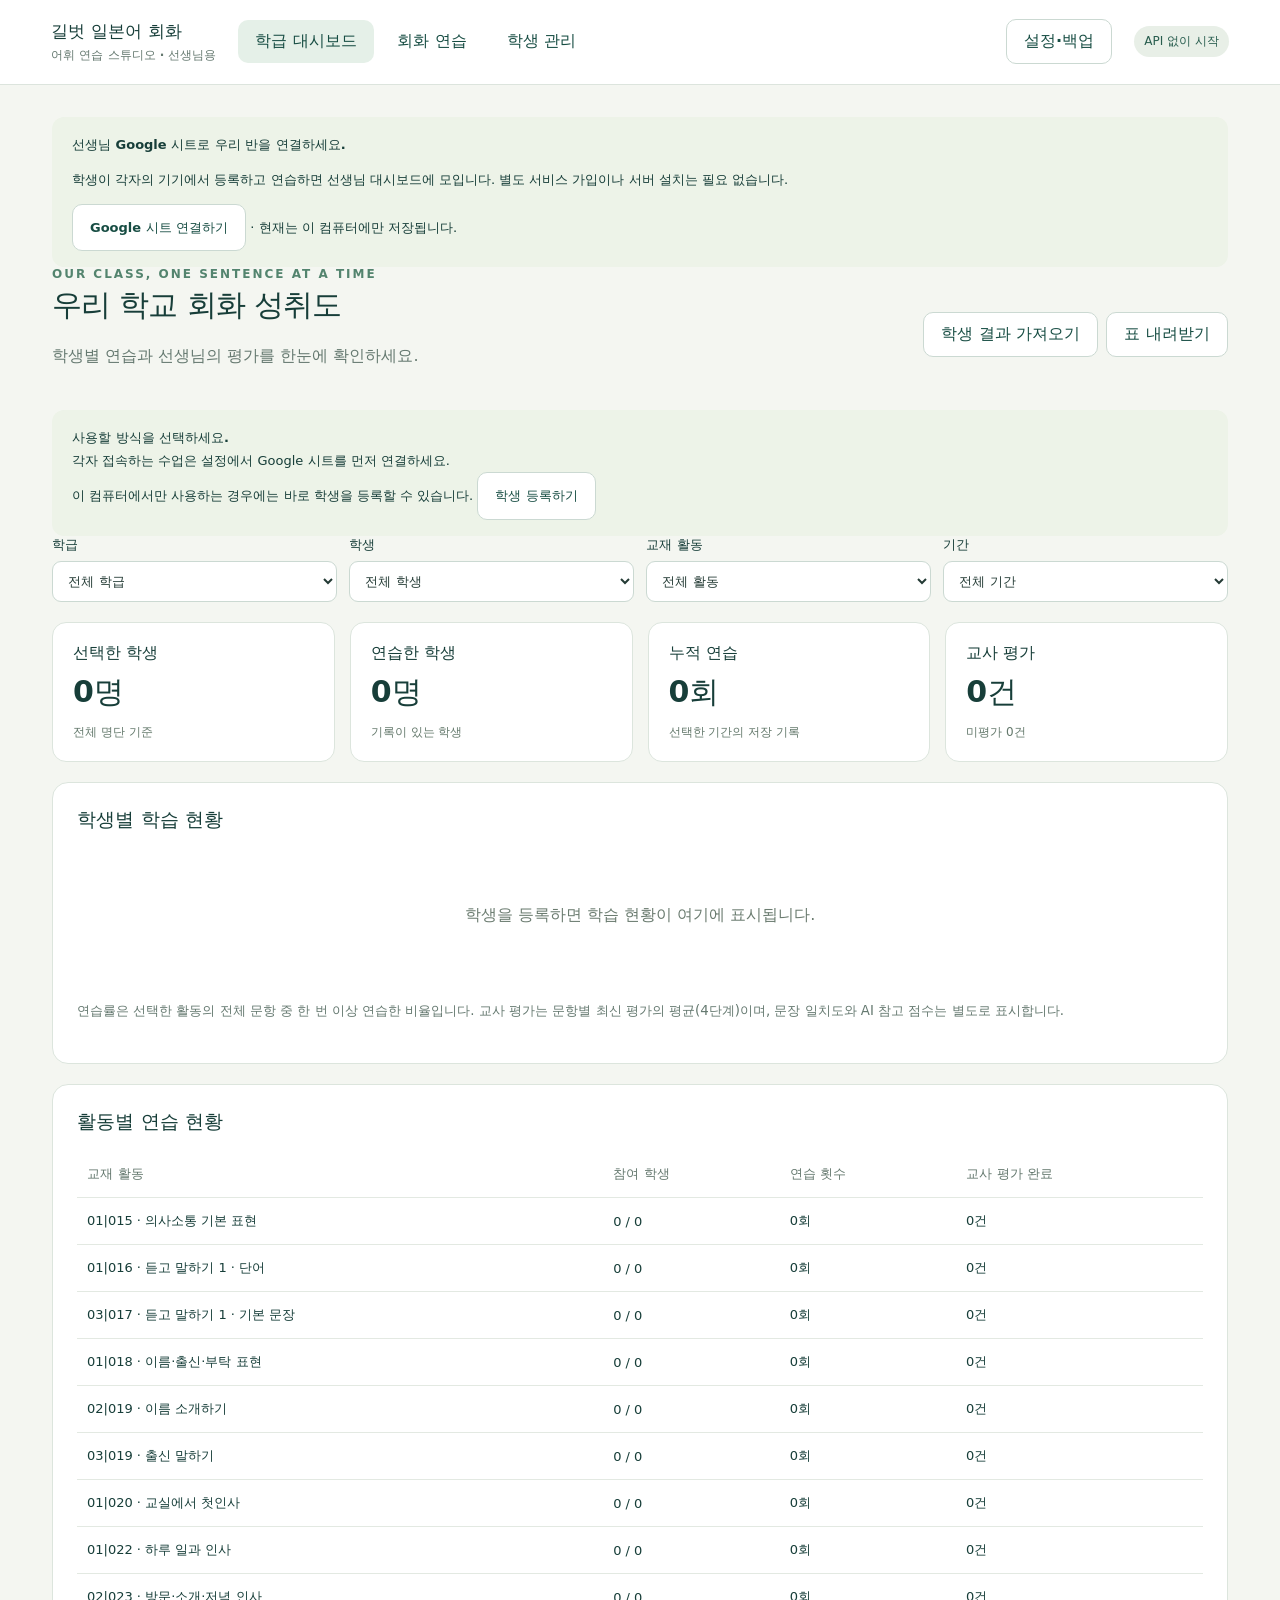
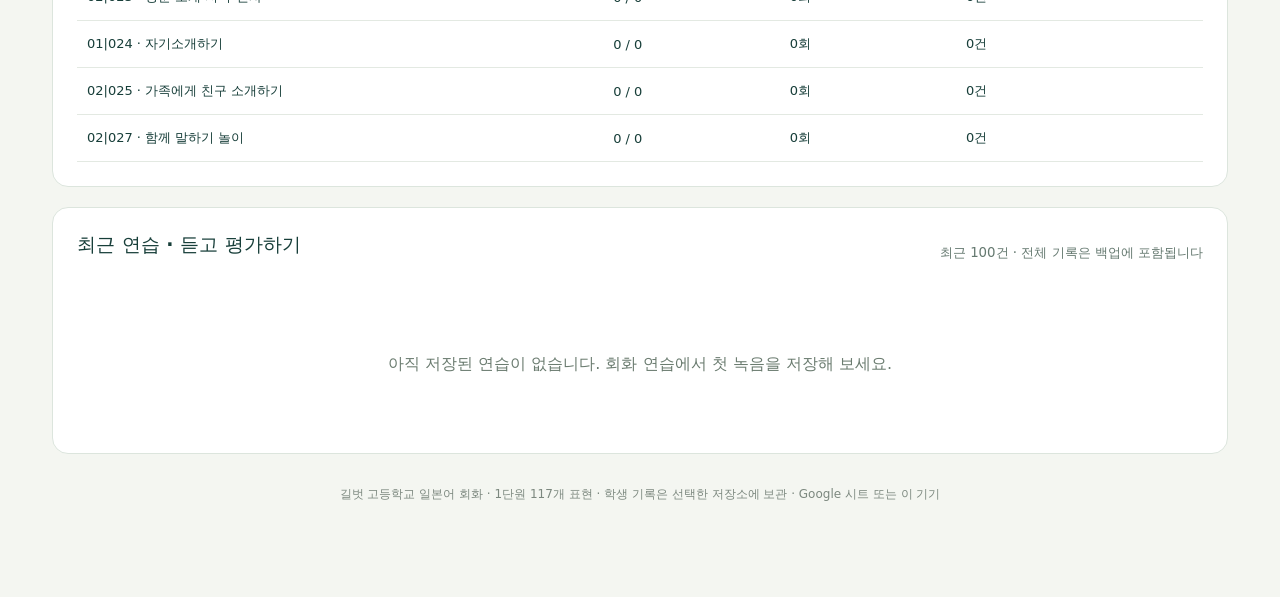
<file: index.html>
<!doctype html><html lang="ko"><head><meta charset="UTF-8"><meta name="viewport" content="width=device-width,initial-scale=1"><meta name="theme-color" content="#18564a"><title>길벗 일본어 회화 어휘 연습 스튜디오</title><link rel="stylesheet" href="./simple/style.css?v=20261026-autoai1"></head><body>
<header class="top"><div class="brand">길벗 일본어 회화<small>어휘 연습 스튜디오 · 선생님 PC용</small></div><nav aria-label="주 메뉴"><button data-view="dashboard" class="active">학급 대시보드</button><button data-view="practice">회화 연습</button><button data-view="students">학생 관리</button></nav><button id="settingsButton">설정·백업</button><span class="tag">API 없이 시작</span></header>
<main><section class="notice" id="sheetWelcome"><b>선생님 Google 시트로 우리 반을 연결하세요.</b><p>학생이 각자의 기기에서 등록하고 연습하면 선생님 대시보드에 모입니다. 별도 서비스 가입이나 서버 설치는 필요 없습니다.</p><button data-go="settings">Google 시트 연결하기</button> <button id="cloudRefresh" hidden>최신 기록 불러오기</button><span id="cloudStatus"> · 현재는 이 컴퓨터에만 저장됩니다.</span></section><div id="studentBanner" class="studentbanner" hidden></div>
<section id="dashboard" class="view"><div class="heading"><div><div class="eyebrow">OUR CLASS, ONE SENTENCE AT A TIME</div><h1 id="schoolTitle">우리 학교 회화 성취도</h1><p class="muted">학생별 연습과 선생님의 평가를 한눈에 확인하세요.</p></div><div class="actions"><button id="receive">학생 결과 가져오기</button><button id="csv">표 내려받기</button></div></div>
<div id="firstHelp" class="notice" hidden><b>사용할 방식을 선택하세요.</b><br>각자 접속하는 수업은 설정에서 Google 시트를 먼저 연결하세요.<br>이 컴퓨터에서만 사용하는 경우에는 바로 학생을 등록할 수 있습니다. <button data-go="students">학생 등록하기</button></div>
<div class="row"><label>학급<select id="dashClass"></select></label><label>학생<select id="dashStudent"></select></label><label>교재 활동<select id="dashActivity"></select></label><label>기간<select id="dashPeriod"><option value="all">전체 기간</option><option value="7">최근 7일</option><option value="30">최근 30일</option></select></label></div>
<div id="stats" class="stats"></div><section class="card"><h2>학생별 학습 현황</h2><div id="studentTable" class="tablewrap"></div><p class="muted"><small>연습률은 선택한 활동의 전체 문항 중 한 번 이상 연습한 비율입니다. 교사 평가는 문항별 최신 평가의 평균(4단계)이며, 문장 일치도와 AI 참고 점수는 별도로 표시합니다.</small></p></section>
<section class="card"><h2>활동별 연습 현황</h2><div id="activityTable" class="tablewrap"></div></section><section class="card"><div class="heading"><h2>최근 연습 · 듣고 평가하기</h2><small>최근 100건 · 전체 기록은 백업에 포함됩니다</small></div><div id="history" class="tablewrap"></div></section></section>
<section id="practice" class="view" hidden><div class="heading"><div><div class="eyebrow">LISTEN · SPEAK · GROW</div><h1>듣고, 말하고, 한 문장씩.</h1><p class="muted">학생 선택 후 녹음하세요. 저장한 결과는 학급 대시보드에 모입니다.</p></div><button id="studentExport">이 학생의 결과 파일 받기</button></div><section class="card row"><label><span id="practiceStudentLabel">연습할 학생</span><select id="practiceStudent"></select></label><label>교재 활동<select id="activity"></select></label></section>
<div class="grid"><section class="card"><h2>오늘의 표현 <span id="lessonCount" class="pill"></span></h2><div id="lessons" class="lessonlist"></div></section><section class="card speak"><span id="context" class="pill"></span><div id="japanese" class="japanese" lang="ja"></div><div id="reading" class="reading" lang="ja"></div><p id="meaning" class="meaning"></p><div id="nameEditor" hidden><label>일본어로 내 이름<input id="personalName" maxlength="40" value="キム・ジウ"></label><button id="applyName">이름 적용</button></div><div class="actions"><button id="listen">▷ 교재 원음 듣기</button><label class="inline">속도<select id="speed"><option value="1">보통</option><option value=".75">느리게</option></select></label></div><p><small id="tip"></small></p>
<div class="notice" id="autoAiNotice" hidden><b>녹음 후 자동으로 발음 피드백을 받아요.</b><label class="inline"><input id="autoAiConsent" type="checkbox"> 내 녹음과 목표 문장을 Google Gemini로 보내 평가받는 데 동의합니다.</label><small>동의하지 않아도 녹음과 저장은 가능합니다. 결과는 학습용 참고 평가입니다.</small></div><div class="recorder"><div id="timer">00:00</div><p id="recordStatus" role="status">학생을 선택하고 녹음해 주세요.</p><button id="record" class="primary">● 녹음 시작</button><p><small><span id="audioStorageNotice">최대 30초 · 저장할 때 녹음도 이 컴퓨터에 보관합니다.</span></small></p></div>
<p id="recognitionNotice" class="muted" hidden><small>선생님 설정에 따라 녹음 중 음성이 브라우저의 문장 인식 서비스로 전송됩니다.</small></p>
<div id="attemptPanel" hidden><audio id="playback" controls></audio><div id="result" class="feedback"></div><label>스스로 느끼는 자신감<select id="selfRating"><option value="1">다시 연습할래요</option><option value="2" selected>조금 익숙해요</option><option value="3">자신 있게 말해요</option></select></label><div class="actions"><button id="save" class="primary">이 학생의 연습 기록 저장</button><button id="checkAutoResult" hidden>평가 결과 확인</button><button id="aiAttempt">선택 · Gemini 피드백</button></div><p id="attemptApiHelp"><small>AI를 사용하지 않아도 저장할 수 있습니다.</small></p></div></section></div></section>
<section id="students" class="view" hidden><div class="heading"><div><div class="eyebrow">YOUR CLASSROOM</div><h1>우리 반 학생 등록</h1><p class="muted">학교·학급과 명단을 입력하면 준비가 끝납니다.</p></div></div><section class="card"><label>학교 이름<input id="schoolName" maxlength="100" placeholder="예: 길벗고등학교"></label><div class="actions"><button id="saveSchool">학교 이름 저장</button></div></section><section class="card" id="inviteCard" hidden><h2>학생 초대 주소 공유</h2><p>학생이 주소를 열고 번호·이름을 입력하면 이 시트의 명단에 등록됩니다. 이미 등록한 학생은 학급·번호·비밀번호로 다시 들어올 수 있습니다.</p><label>학급 이름<input id="inviteClass" maxlength="60" placeholder="예: 1학년 3반"></label><button id="makeInvite" class="primary">초대 주소 만들기 / 갱신</button><label>학생에게 보낼 주소<textarea id="inviteLink" readonly rows="3"></textarea></label><p>초대 주소는 7일간 유효합니다. 같은 학급 주소를 갱신하면 이전 주소의 신규 등록이 중단됩니다. 기존 학생의 비밀번호는 계속 사용할 수 있습니다.</p></section><section class="card" id="studentDirectoryPanel" hidden><h2>Google 시트에서 학생 명단 보기</h2><p>새 <b>길벗_학생명단</b> 탭에 학생 ID·이름·비밀번호 상태·학급·번호·접속 상태를 열로 정리합니다. 예: 1학년 3반 12번 → <b>10312</b></p><p><a id="studentDirectoryLink" target="_blank" rel="noopener noreferrer" hidden>Google 학생 명단 열기</a></p><p id="studentDirectoryNotice" role="status"></p><small>자동 갱신되는 조회용 표입니다. 비밀번호 원문은 표시하지 않으며, 변경은 이 화면의 비밀번호 재설정을 이용하세요. 기존 JC_ 시트는 기록 보존을 위해 그대로 둡니다.</small></section><section class="card" id="localEnrollment"><h2>이 컴퓨터에서 학생이 직접 등록하기</h2><p>선생님이 아래 버튼을 눌러 이 컴퓨터의 화면을 학생에게 보여 주세요. 학생은 학급·번호·이름을 직접 입력할 수 있습니다.</p><button id="openEnrollment" class="primary">학생 등록 화면 열기</button><p><small>등록 내용은 이 컴퓨터의 명단에 저장됩니다. 다른 기기에 주소만 공유하면 이 명단으로 자동 수집되지는 않습니다.</small></p></section><section class="card" id="localBulk"><h2>선생님이 명단 한 번에 등록하기</h2><label>학급<input id="newClass" maxlength="60" placeholder="예: 1학년 3반"></label><label style="margin-top:15px">한 줄에 번호, 이름 (엑셀에서 두 열을 복사해도 됩니다)<textarea id="roster" rows="5" placeholder="1, 김하나&#10;2, 이다은&#10;3, 박지우"></textarea></label><div class="actions"><button id="addStudents" class="primary">학생 등록</button><button data-go="practice">회화 연습으로</button></div><p id="rosterStatus" role="status"></p></section><section class="card"><h2>등록한 학생</h2><div id="rosterTable" class="tablewrap"></div></section><section class="notice" id="localFiles"><b>연결 없이 학생용 파일로 연습하기</b><br>학생 옆의 ‘학생용 파일’을 전달하면 그 학생의 정보와 교재가 들어 있는 파일이 만들어집니다. 학생이 연습 후 ‘결과 파일 받기’로 제출한 파일을 대시보드에서 가져오세요. 자동 네트워크 수집이나 로그인 기능은 없습니다.</section></section>
<section id="settings" class="view" hidden><div class="heading"><div><div class="eyebrow">SIMPLE BY DEFAULT</div><h1>설정과 안전한 보관</h1><p class="muted">필수 연결 설정은 없습니다. 필요할 때만 이용하세요.</p></div></div>
<section class="card" id="studentSettings" hidden><h2>나의 정보</h2><p id="studentInfo"></p><p id="studentStorageInfo"></p><div class="actions"><button id="myRefresh">내 기록·피드백 새로 불러오기</button><button id="myBackup">내 기록 사본 받기</button><button id="myExit">접속 종료</button></div><p id="myBackupNote" class="muted"></p><h2>녹음이 안 될 때</h2><p>Chrome 또는 Edge에서 마이크 사용을 허용하고, 기기에 마이크가 연결되어 있는지 확인하세요. 녹음은 최대 30초이며, 녹음 후 저장 버튼을 눌러야 기록됩니다.</p><p>문장 인식과 평가 방식은 선생님이 설정합니다. 비밀번호를 잊었다면 선생님께 재설정을 요청하세요. 공용 기기에서는 사용 후 접속 종료를 누르세요.</p></section><section class="card" id="sheetConnect"><h2>Google 시트 연결 · 처음 한 번</h2><p>선생님의 비공개 Google 시트에 학생 계정과 학습 기록, 녹음을 저장합니다. Google의 Apps Script를 연결 통로로 사용합니다.</p><details><summary>처음 연결하는 순서 보기</summary><ol><li>새 Google 시트를 만들고 <b>확장 프로그램 → Apps Script</b>를 여세요.</li><li>아래 ‘연결 코드 파일 받기’를 눌러 받은 파일을 메모장에서 열고, 내용을 Apps Script의 Code.gs에 붙여 넣어 저장하세요.</li><li>위쪽 함수 목록에서 <b>initializeClassroom → 실행</b>을 선택하고 본인 계정으로 권한을 허용하세요. 시트 화면에 표시되는 <b>교사 연결 코드</b>를 복사하세요. 다시 실행해도 기존 자료는 유지됩니다.</li><li><b>배포 → 새 배포 → 웹 앱</b>에서 실행 사용자는 <b>나</b>, 액세스 권한은 <b>모든 사용자</b>로 설정하세요. 배포된 /exec 주소를 아래에 입력하세요.</li><li>연결한 뒤 학생 관리에서 학급 초대 주소를 만드세요. 학생에게는 초대 주소만 전달하세요.</li></ol><p>시트 공유 설정은 비공개로 유지하세요. 교사 코드는 비밀번호와 같으므로 학생에게 전달하지 마세요. 학교 계정에서 ‘모든 사용자’ 배포를 허용하지 않으면 학교 관리자에게 문의해야 합니다.</p><p>이전 버전 표는 유지하고 JC_로 시작하는 새 표를 만듭니다. 시트당 학생 500명·연습 5,000건, 학생당 하루 50건까지 저장합니다. Google 사용량 한도가 먼저 적용될 수도 있습니다.</p><button id="getSheetScript">연결 코드 파일 받기</button></details><details><summary>기존 Google 연결 업데이트 (자동 음성 평가 포함)</summary><p>위에서 최신 연결 코드 파일을 받아 기존 Apps Script의 Code.gs 내용을 교체하고 저장하세요. 배포 → 배포 관리 → 수정(연필) → 새 버전 → 배포를 선택하세요. 기존 배포 주소와 교사 코드를 그대로 사용합니다. 학생 명단과 학습 기록은 유지됩니다. 프로그램에서 다시 연결하거나 최신 기록을 불러오면 새 ‘길벗_학생명단’ 탭이 자동 생성됩니다.</p><p>기존 학생은 초대 주소의 ‘비밀번호 처음 설정 / 재설정’에서 예전 개인 접속 코드로 비밀번호를 한 번 설정합니다. 코드를 잊었다면 학생 관리에서 비밀번호 재설정을 눌러 주세요. 재설정 코드는 24시간 유효하며 한 번만 사용할 수 있습니다.</p></details><label>Google 연결 주소<input id="sheetEndpoint" type="url" placeholder="https://script.google.com/macros/s/…/exec"></label><label>교사 연결 코드<input id="sheetTeacherCode" type="password" autocomplete="off" placeholder="초기 설정 때 시트에 표시된 코드"></label><div class="actions"><button id="sheetLogin" class="primary">내 Google 시트 연결</button><button id="sheetLogout" hidden>연결 종료</button></div><p id="sheetStatus" role="status">연결하지 않아도 이 컴퓨터에서 사용할 수 있습니다. 다른 기기의 기록을 모으려면 연결하세요.</p><small>교사 코드는 이 창의 메모리에서만 사용합니다. 다음 실행 시 다시 입력하세요. 학생 기록은 GitHub에 저장하지 않습니다.</small></section><section class="card"><h2>내 컴퓨터에서 실행하기</h2><p>교재와 원음이 들어 있는 HTML 파일 하나를 받습니다. 파일을 Chrome 또는 Edge로 열면 서버 설치 없이 사용할 수 있습니다.</p><button id="downloadApp" class="primary">PC용 실행 파일 받기 (.html)</button><p><small>현재 명단·기록도 포함합니다. 학생에게는 학생 관리의 ‘학생용 파일’을 전달하세요. 인터넷 없이 원음 듣기·녹음·교사 평가·대시보드를 이용할 수 있습니다. Google 시트 연결·자동 문장 인식·Gemini는 인터넷을 사용합니다. 시트 연결 중 받는 실행 파일은 학생 정보가 없는 새 선생님용 파일입니다.</small></p><p id="downloadStatus" role="status"></p></section>
<section class="card"><h2>학급 기록 백업</h2><p>기록과 녹음은 현재 브라우저의 저장 공간에 보관됩니다. 다른 컴퓨터·브라우저로 옮기거나 브라우저 데이터를 지우기 전에 백업하세요. 파일 이름과 위치를 유지해 사용하는 것이 좋습니다.</p><div class="actions"><button id="backup">전체 백업 파일 받기</button><button id="restore">백업에서 복원</button></div><p><small>백업에는 학생 명단과 녹음이 들어 있으므로 선생님이 보관하세요. Google 시트 연결 중에는 학급 기록을 시트에 저장합니다. 시트의 녹음은 화면에서 열 때 불러오므로 아래 백업 파일에는 아직 불러오지 않은 녹음이 포함되지 않습니다. 시트 전체 보관은 Google 시트의 사본 만들기를 이용하세요. 학생 기록을 GitHub에 보내지 않습니다. 이전 버전의 Google 시트 기록은 자동 이전되지 않습니다.</small></p></section>
<section class="card" id="recognitionSettings"><h2>학생 연습 · 자동 문장 인식</h2><label class="inline"><input id="recognize" type="checkbox"> 녹음할 때 일본어 문장을 자동으로 인식하기</label><p class="muted">선생님이 켜면 학생은 별도로 선택하지 않아도 녹음할 때 문장 인식이 함께 실행됩니다. 끄면 녹음과 교사 평가만 사용합니다.</p><p><small>개인 API 키는 필요하지 않지만 인터넷과 지원 브라우저가 필요합니다. 음성이 브라우저 제공업체에 전송될 수 있습니다. 문장 일치도는 발음·억양 정확도가 아니며 한자·가나 표기에 영향을 받습니다. 인식 실패 시 미평가로 남기고 녹음은 저장할 수 있습니다.</small></p><p id="recognitionSettingStatus" role="status"></p><p><small>Google 시트 연결 중에는 설정이 시트에 저장되어 학생이 다음 녹음을 시작할 때 적용됩니다. 연결하지 않으면 설정은 이 컴퓨터에 저장되고 새로 만드는 학생용 파일에도 포함됩니다. 이미 전달한 학생용 파일에 변경하려면 파일을 새로 만들어 전달하세요.</small></p></section><section class="card" id="autoAiSettings" hidden><h2>학생 녹음 · 자동 음성 평가</h2><p>Google 시트에 연결한 학생이 녹음을 마치면 자동으로 평가하고 피드백을 표시합니다. 결과는 학생이 저장할 때 학습 기록에 함께 남습니다.</p><label>선생님의 Gemini API 키<input id="autoAiKey" type="password" autocomplete="off" placeholder="학생에게 공유하지 마세요"></label><label>음성 평가 모델<input id="autoAiModel" value="gemini-3.8-flash" maxlength="100"></label><label>이 시트의 하루 평가 한도<input id="autoAiLimit" type="number" min="1" max="500" value="100"></label><label class="inline"><input id="autoAiCostConsent" type="checkbox"> 학생 음성과 목표 문장이 Google로 전송되며, 제 API 계정에 사용료가 발생할 수 있음을 확인했습니다.</label><div class="actions"><button id="enableAutoAi" class="primary">키 저장하고 자동 평가 켜기</button><button id="disableAutoAi">자동 평가 끄고 키 삭제</button></div><p id="autoAiStatus" role="status"></p><small>키는 선생님 Apps Script의 설정에만 보관하며 학생에게 전달하지 않습니다. 학생별 하루 15회, 시트별 설정한 횟수까지 요청합니다. 실패한 요청도 한도에 포함합니다. 실제 API 사용량 한도가 먼저 적용될 수 있습니다.</small></section><section class="card" id="apiSettings"><h2>선택 · Gemini로 음성을 듣고 피드백 받기</h2><p>기본 기능에는 필요하지 않습니다. 더 자세한 음성 피드백을 원할 때 선생님의 키만 입력하세요. 별도의 Google 시트나 Apps Script는 필요하지 않습니다.</p><label>Gemini API 키<input id="apiKey" type="password" autocomplete="off" placeholder="이 창을 닫으면 지워집니다"></label><details><summary>모델 설정</summary><label>음성 입력을 지원하는 모델 ID<input id="apiModel" value="gemini-3.8-flash" maxlength="100"></label></details><div class="actions"><button id="connectApi">이번 실행에서 사용</button><button id="disconnectApi">키 지우기</button></div><p id="apiStatus" role="status">API 연결 없이 사용 중</p><p><small>키는 이 창의 메모리에만 두며 파일·백업에 넣지 않습니다. AI 버튼을 누를 때 녹음과 목표 문장만 Google로 보내고, 학생 이름·학급은 보내지 않습니다. 문장에 직접 말한 이름은 음성에 포함됩니다. 사용료는 선생님 API 계정에 발생할 수 있습니다. AI 점수는 학습용 참고이며 공식 성적이 아닙니다.</small></p></section>
<section class="notice"><b>처음 사용하는 순서</b><br>① 학생 관리에서 명단 등록<br>② 회화 연습에서 학생과 활동 선택 → 듣기 → 녹음 → 저장<br>③ 학급 대시보드에서 녹음을 듣고 4단계 평가<br>④ 수업 후 전체 백업 파일 보관<br><br>API 없이 제공하는 자동 값은 문장 일치도입니다. 정밀한 음소·억양 자동 채점 기능은 아닙니다. 교사 평가와 AI 참고 점수를 서로 구분해 표시합니다.</section></section>
<p class="footer">길벗 고등학교 일본어 회화 · 1단원 117개 표현 · 학생 기록은 선택한 저장소에 보관 · Google 시트 또는 이 기기</p></main>
<dialog id="sheetStudentDialog"><h2>우리 반 회화 연습</h2><p>학급·번호·비밀번호로 내 학습을 이어 가세요.</p><label>학급<input id="loginClass" maxlength="60" autocomplete="off" placeholder="예: 1학년 3반"></label><label>번호<input id="loginNumber" inputmode="numeric" maxlength="4" autocomplete="username"></label><label>비밀번호<input id="loginPassword" type="password" minlength="8" maxlength="128" autocomplete="current-password"></label><button id="studentLogin" class="primary">내 학습 시작</button><label class="inline"><input id="rememberStudent" type="checkbox"> 이 기기에서 로그인 기억하기 (30일)</label><p><small>내 기기에서만 선택하세요. 공용 컴퓨터에서는 선택하지 말고 사용 후 접속을 종료하세요. 다른 기기에서 로그인하면 이전 기기의 자동 접속이 해제됩니다.</small></p>
<details><summary>처음 왔어요 · 학생 등록</summary><p>초대받은 학급에 등록됩니다. 비밀번호는 8자 이상으로 정하세요.</p><label>번호<input id="joinNumber" inputmode="numeric" maxlength="4"></label><label>이름<input id="joinName" maxlength="60" autocomplete="off"></label><label>새 비밀번호<input id="joinPassword" type="password" minlength="8" maxlength="128" autocomplete="new-password"></label><label>새 비밀번호 확인<input id="joinPasswordConfirm" type="password" minlength="8" maxlength="128" autocomplete="new-password"></label><p><small>등록 정보와 저장한 학습 결과·녹음은 선생님의 Google 시트에 전달됩니다.</small></p><label class="inline"><input id="joinConsent" type="checkbox"> 위 내용을 확인했으며 이 학급의 학생입니다.</label><button id="joinClass" class="primary">등록하고 시작</button></details>
<details><summary>비밀번호 처음 설정 / 재설정</summary><p>기존 학생은 예전 개인 접속 코드로 한 번만 비밀번호를 설정하세요. 코드를 잊었거나 비밀번호 재설정이 필요하면 선생님께 재설정 코드를 받으세요.</p><label>학급<input id="resetClass" maxlength="60"></label><label>번호<input id="resetNumber" inputmode="numeric" maxlength="4"></label><label>예전 접속 코드 또는 선생님이 준 재설정 코드<input id="resetCode" type="password" autocomplete="off" maxlength="100"></label><label>새 비밀번호<input id="resetPassword" type="password" minlength="8" maxlength="128" autocomplete="new-password"></label><label>새 비밀번호 확인<input id="resetPasswordConfirm" type="password" minlength="8" maxlength="128" autocomplete="new-password"></label><button id="setStudentPassword">비밀번호 설정하고 시작</button></details><p id="joinStatus" role="status" aria-live="polite"></p></dialog>
<dialog id="sheetCodeDialog"><h2>비밀번호 재설정 코드</h2><p>이 코드를 해당 학생에게만 전달하세요. 학생은 초대 주소의 ‘비밀번호 처음 설정 / 재설정’에서 새 비밀번호를 정할 수 있습니다. 24시간 안에 한 번만 사용할 수 있습니다.</p><textarea id="issuedCode" readonly rows="3"></textarea><button id="closeCode">확인</button></dialog>
<dialog id="enrollDialog" aria-labelledby="enrollTitle"><div class="eyebrow">WELCOME TO OUR CLASS</div><h2 id="enrollTitle">학생 직접 등록</h2><p id="enrollSchool" class="muted"></p><p>학급과 번호, 이름을 입력해 주세요.<br>다른 학생의 명단은 이 화면에 표시하지 않습니다.</p><form id="enrollForm"><div class="rubric"><label for="enrollClass">학급<input id="enrollClass" list="enrollClasses" maxlength="60" placeholder="예: 1학년 3반" required autocomplete="off"></label><datalist id="enrollClasses"></datalist><label for="enrollNumber">번호<input id="enrollNumber" inputmode="numeric" maxlength="4" placeholder="예: 12" required autocomplete="off"></label><label for="enrollName">이름<input id="enrollName" maxlength="60" placeholder="본인의 이름" required autocomplete="off"></label></div><p><small>입력한 정보와 이후 저장하는 연습 기록은 이 컴퓨터에서 선생님이 관리합니다.</small></p><div class="actions"><button type="submit" id="enrollPractice" class="primary" value="practice">등록하고 연습 시작</button><button type="submit" id="enrollOnly" value="only">등록만 하기</button></div></form><p id="enrollStatus" role="status" aria-live="polite"></p><div class="actions"><button id="nextEnrollment" hidden>다음 학생 등록</button><button id="closeEnrollment">교사 화면으로 돌아가기</button></div></dialog><dialog id="reviewDialog"><h2 id="reviewTitle">녹음 듣고 평가</h2><p id="reviewText" lang="ja"></p><audio id="reviewAudio" controls></audio><p id="reviewSummary" class="muted"></p><div id="rubricForm" class="rubric"><label>발음의 명료성<select id="clarity"></select></label><label>문장 흐름·유창성<select id="fluency"></select></label><label>의미 전달<select id="communication"></select></label><label>선생님 피드백<textarea id="teacherNote" rows="3" maxlength="1000"></textarea></label><div class="actions"><button id="saveAssessment" class="primary">교사 평가 저장</button><button id="aiReview">선택 · Gemini 피드백</button></div></div><p id="reviewAi" class="notice" hidden></p><div class="actions"><button id="closeReview">닫기</button></div></dialog>
<dialog id="importDialog"><h2 id="importTitle">기록 확인</h2><p id="importInfo"></p><div class="actions"><button id="confirmImport" class="primary">확인하고 가져오기</button><button id="cancelImport">취소</button></div></dialog><input id="fileInput" type="file" accept=".json,application/json" hidden><div id="toast" role="status" hidden></div><script src="./simple/core.js?v=20261026-autoai1"></script><script src="./simple/app.js?v=20261026-autoai1"></script></body></html>
</file>
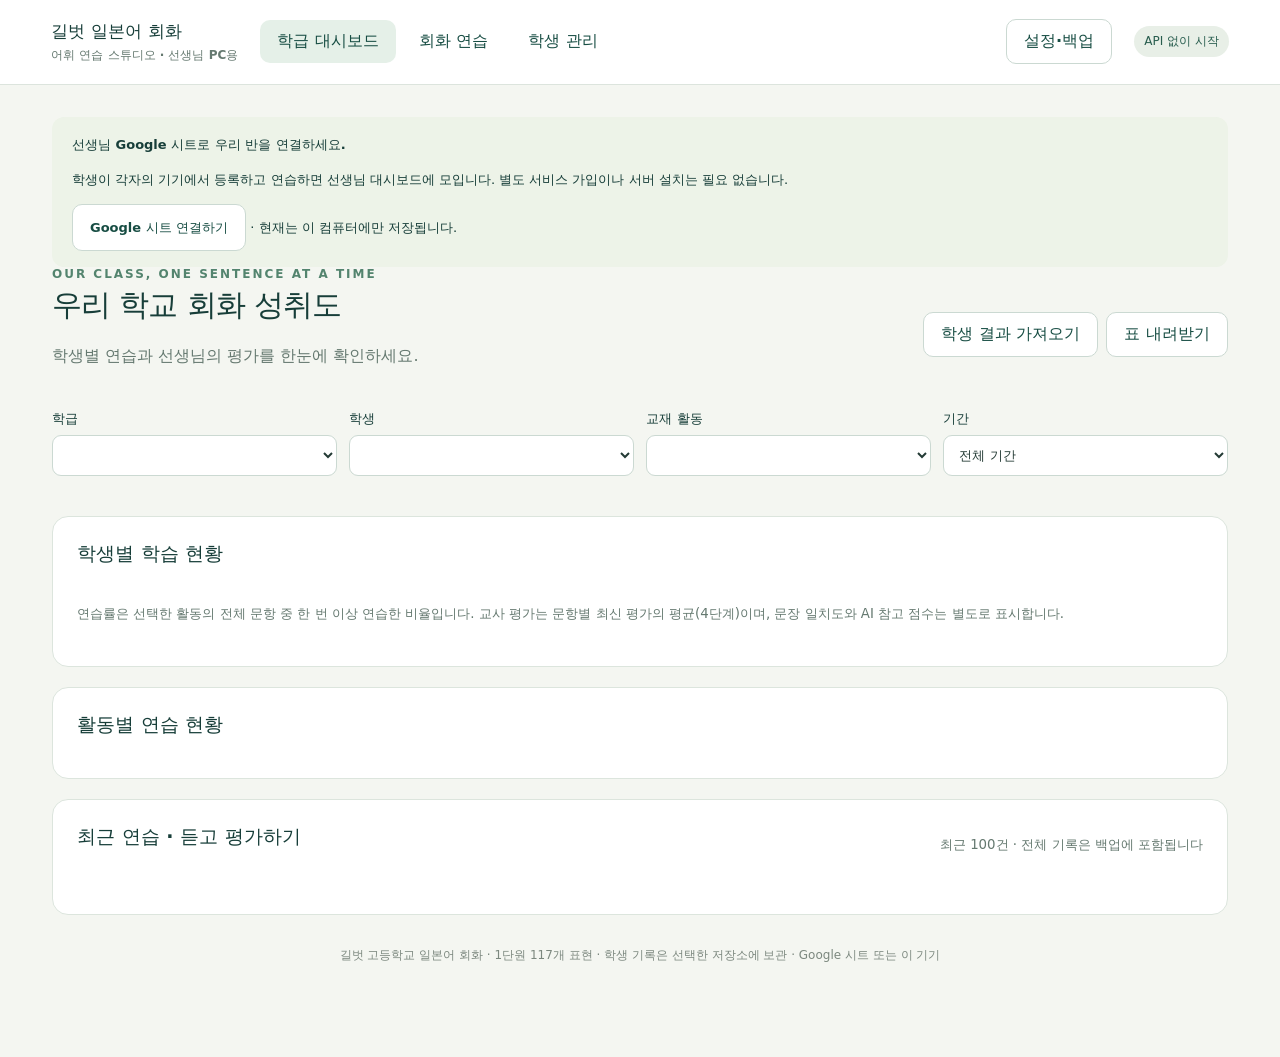
<file: studio/index.html>
<!doctype html><html lang="ko"><head><meta charset="UTF-8"><meta name="viewport" content="width=device-width,initial-scale=1"><meta http-equiv="refresh" content="0;url=../"><title>ことば 랩으로 이동</title></head><body><p><a href="../">녹음·학습 대시보드 열기</a></p></body></html>
</file>
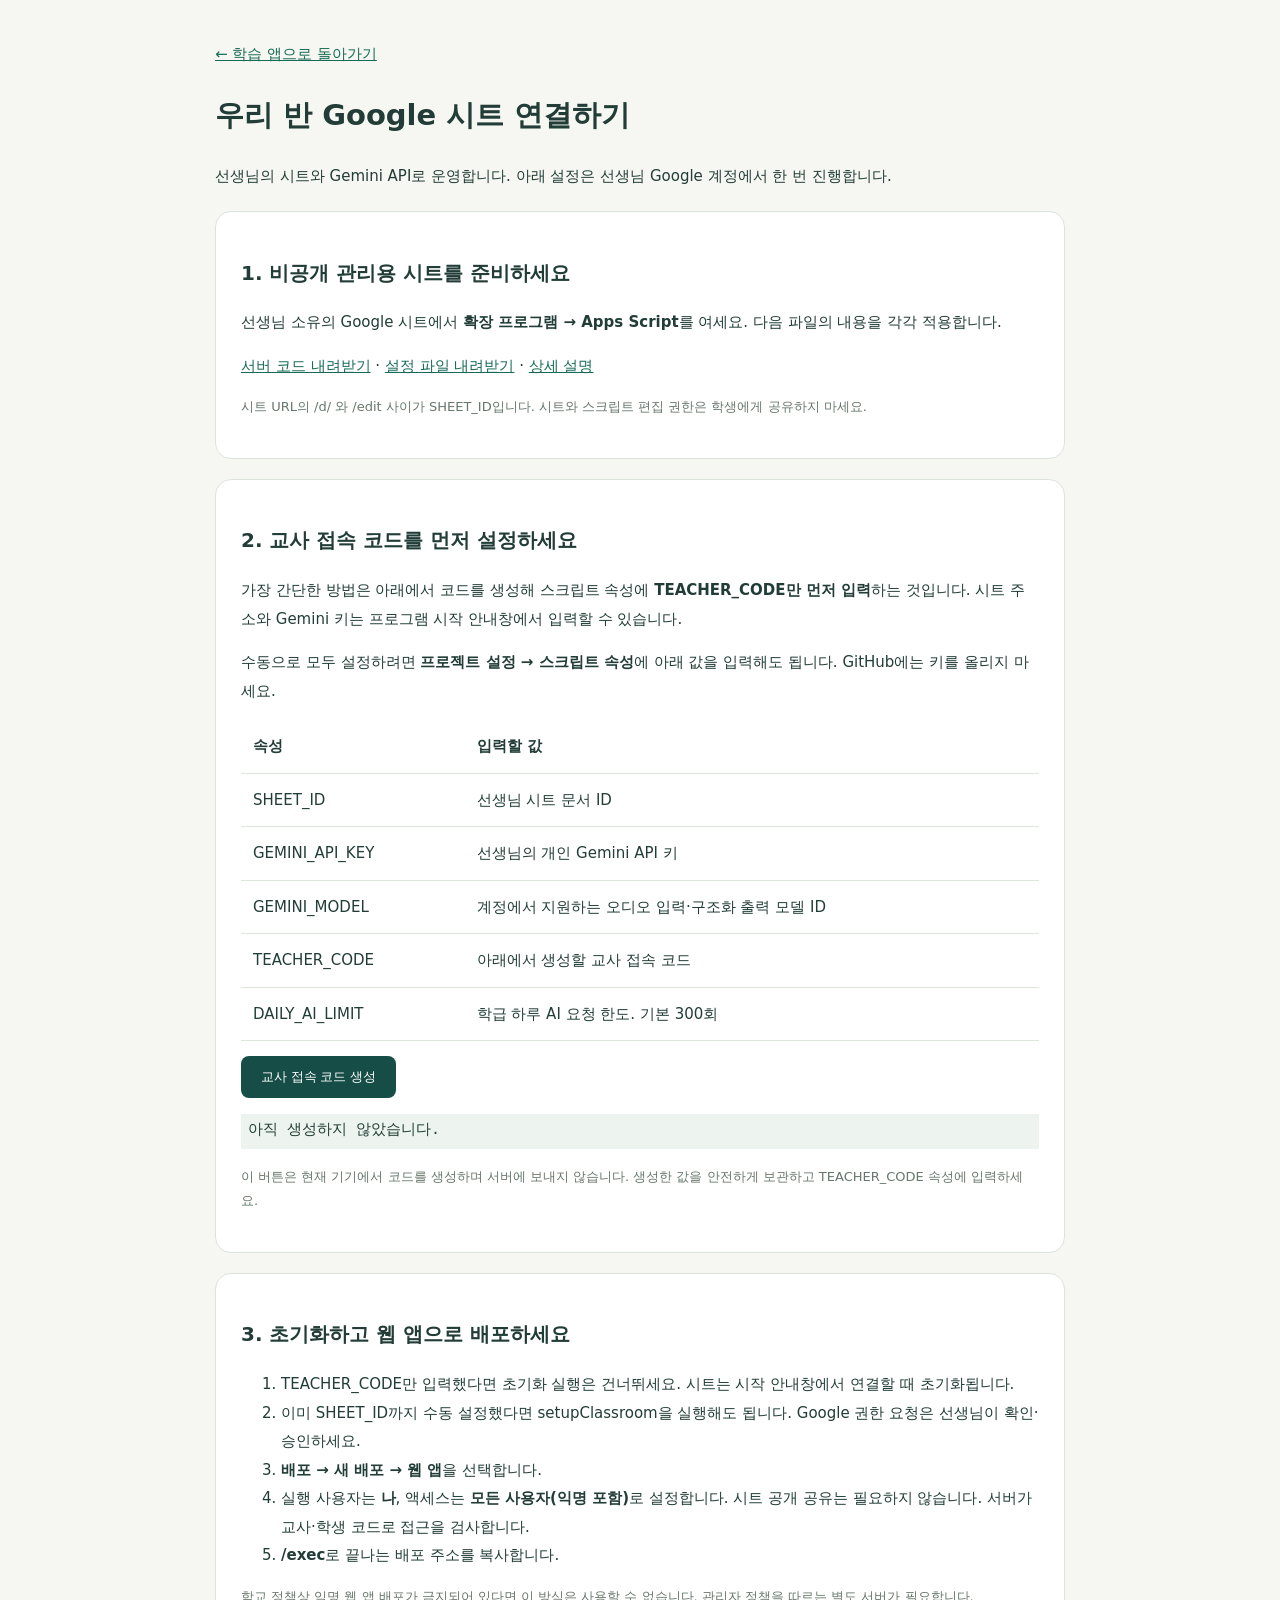
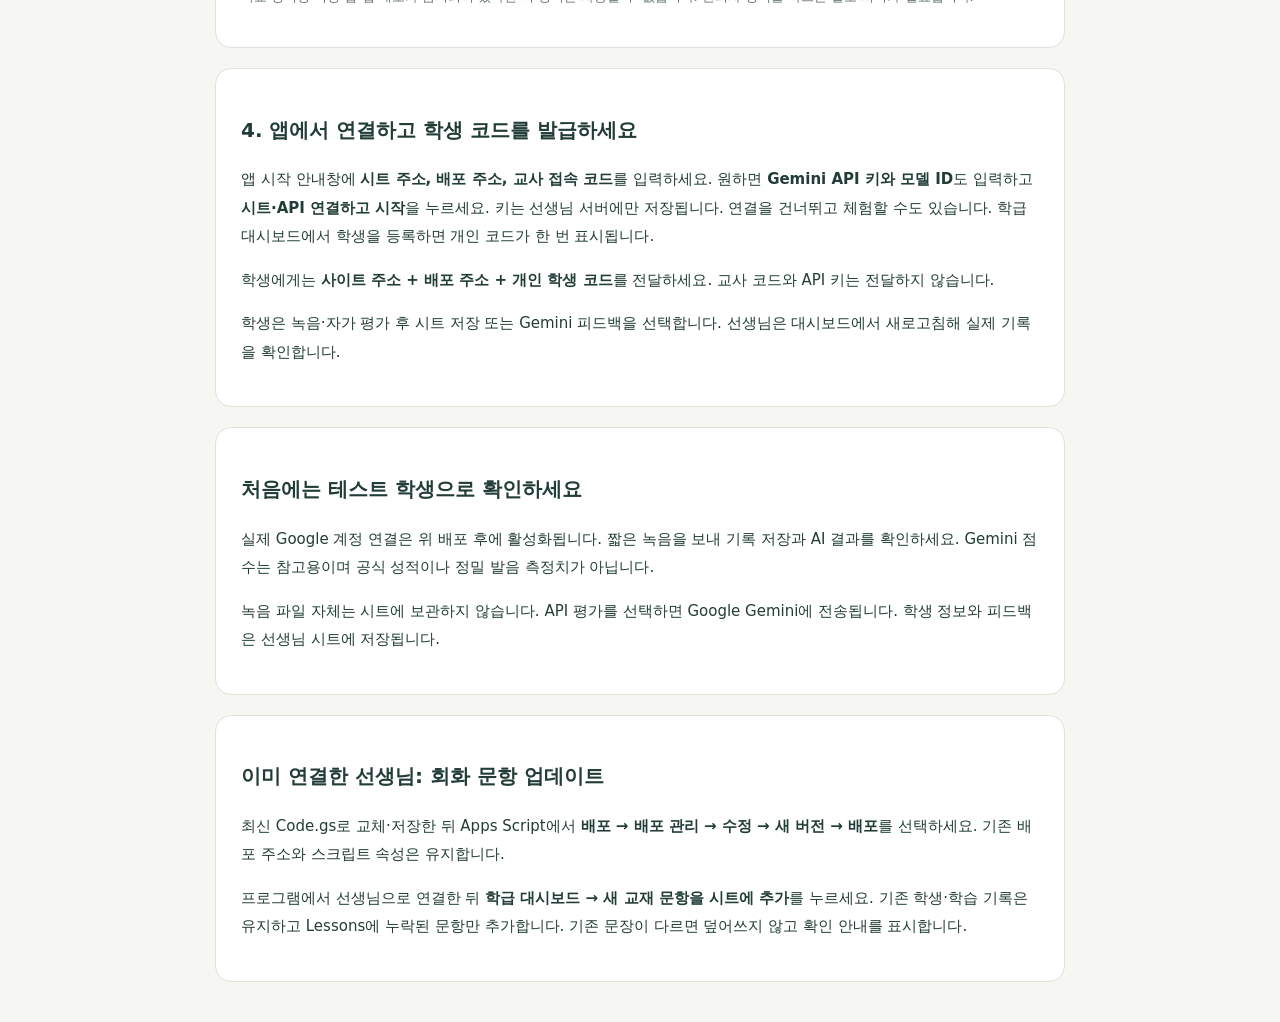
<file: google-apps-script/setup.html>
<!doctype html><html lang="ko"><head><meta charset="utf-8"><meta name="viewport" content="width=device-width,initial-scale=1"><title>선생님 연결 안내 · ことば 랩</title><style>body{max-width:850px;margin:40px auto;padding:0 22px;font:15px/1.9 system-ui,sans-serif;color:#223d37;background:#f6f7f2}section{background:white;border:1px solid #dce4da;border-radius:16px;padding:25px;margin:20px 0}h1{font-size:29px}h2{font-size:20px}a{color:#176b56}button{background:#164e47;border:0;color:white;padding:12px 20px;border-radius:8px;cursor:pointer}code{overflow-wrap:anywhere;background:#edf4ef;padding:3px 7px}table{width:100%;border-collapse:collapse}td,th{padding:12px;text-align:left;border-bottom:1px solid #dde5dc}#generated{display:block;margin:16px 0;user-select:all}.note{color:#66776b;font-size:13px}</style></head><body><a href="../">← 학습 앱으로 돌아가기</a><h1>우리 반 Google 시트 연결하기</h1><p>선생님의 시트와 Gemini API로 운영합니다. 아래 설정은 선생님 Google 계정에서 한 번 진행합니다.</p><section><h2>1. 비공개 관리용 시트를 준비하세요</h2><p>선생님 소유의 Google 시트에서 <b>확장 프로그램 → Apps Script</b>를 여세요. 다음 파일의 내용을 각각 적용합니다.</p><p><a href="Code.gs" download>서버 코드 내려받기</a> · <a href="appsscript.json" download>설정 파일 내려받기</a> · <a href="SETUP.md">상세 설명</a></p><p class="note">시트 URL의 /d/ 와 /edit 사이가 SHEET_ID입니다. 시트와 스크립트 편집 권한은 학생에게 공유하지 마세요.</p></section><section><h2>2. 교사 접속 코드를 먼저 설정하세요</h2><p>가장 간단한 방법은 아래에서 코드를 생성해 스크립트 속성에 <b>TEACHER_CODE만 먼저 입력</b>하는 것입니다. 시트 주소와 Gemini 키는 프로그램 시작 안내창에서 입력할 수 있습니다.</p><p>수동으로 모두 설정하려면 <b>프로젝트 설정 → 스크립트 속성</b>에 아래 값을 입력해도 됩니다. GitHub에는 키를 올리지 마세요.</p><table><tr><th>속성</th><th>입력할 값</th></tr><tr><td>SHEET_ID</td><td>선생님 시트 문서 ID</td></tr><tr><td>GEMINI_API_KEY</td><td>선생님의 개인 Gemini API 키</td></tr><tr><td>GEMINI_MODEL</td><td>계정에서 지원하는 오디오 입력·구조화 출력 모델 ID</td></tr><tr><td>TEACHER_CODE</td><td>아래에서 생성할 교사 접속 코드</td></tr><tr><td>DAILY_AI_LIMIT</td><td>학급 하루 AI 요청 한도. 기본 300회</td></tr></table><p><button id="generate">교사 접속 코드 생성</button><code id="generated">아직 생성하지 않았습니다.</code></p><p class="note">이 버튼은 현재 기기에서 코드를 생성하며 서버에 보내지 않습니다. 생성한 값을 안전하게 보관하고 TEACHER_CODE 속성에 입력하세요.</p></section><section><h2>3. 초기화하고 웹 앱으로 배포하세요</h2><ol><li>TEACHER_CODE만 입력했다면 초기화 실행은 건너뛰세요. 시트는 시작 안내창에서 연결할 때 초기화됩니다.</li><li>이미 SHEET_ID까지 수동 설정했다면 setupClassroom을 실행해도 됩니다. Google 권한 요청은 선생님이 확인·승인하세요.</li><li><b>배포 → 새 배포 → 웹 앱</b>을 선택합니다.</li><li>실행 사용자는 <b>나</b>, 액세스는 <b>모든 사용자(익명 포함)</b>로 설정합니다. 시트 공개 공유는 필요하지 않습니다. 서버가 교사·학생 코드로 접근을 검사합니다.</li><li><b>/exec</b>로 끝나는 배포 주소를 복사합니다.</li></ol><p class="note">학교 정책상 익명 웹 앱 배포가 금지되어 있다면 이 방식은 사용할 수 없습니다. 관리자 정책을 따르는 별도 서버가 필요합니다.</p></section><section><h2>4. 앱에서 연결하고 학생 코드를 발급하세요</h2><p>앱 시작 안내창에 <b>시트 주소, 배포 주소, 교사 접속 코드</b>를 입력하세요. 원하면 <b>Gemini API 키와 모델 ID</b>도 입력하고 <b>시트·API 연결하고 시작</b>을 누르세요. 키는 선생님 서버에만 저장됩니다. 연결을 건너뛰고 체험할 수도 있습니다. 학급 대시보드에서 학생을 등록하면 개인 코드가 한 번 표시됩니다.</p><p>학생에게는 <b>사이트 주소 + 배포 주소 + 개인 학생 코드</b>를 전달하세요. 교사 코드와 API 키는 전달하지 않습니다.</p><p>학생은 녹음·자가 평가 후 시트 저장 또는 Gemini 피드백을 선택합니다. 선생님은 대시보드에서 새로고침해 실제 기록을 확인합니다.</p></section><section><h2>처음에는 테스트 학생으로 확인하세요</h2><p>실제 Google 계정 연결은 위 배포 후에 활성화됩니다. 짧은 녹음을 보내 기록 저장과 AI 결과를 확인하세요. Gemini 점수는 참고용이며 공식 성적이나 정밀 발음 측정치가 아닙니다.</p><p>녹음 파일 자체는 시트에 보관하지 않습니다. API 평가를 선택하면 Google Gemini에 전송됩니다. 학생 정보와 피드백은 선생님 시트에 저장됩니다.</p></section><script>document.getElementById('generate').onclick=()=>{const a=new Uint8Array(32);crypto.getRandomValues(a);document.getElementById('generated').textContent=Array.from(a,x=>x.toString(16).padStart(2,'0')).join('')};</script><section><h2>이미 연결한 선생님: 회화 문항 업데이트</h2><p>최신 Code.gs로 교체·저장한 뒤 Apps Script에서 <b>배포 → 배포 관리 → 수정 → 새 버전 → 배포</b>를 선택하세요. 기존 배포 주소와 스크립트 속성은 유지합니다.</p><p>프로그램에서 선생님으로 연결한 뒤 <b>학급 대시보드 → 새 교재 문항을 시트에 추가</b>를 누르세요. 기존 학생·학습 기록은 유지하고 Lessons에 누락된 문항만 추가합니다. 기존 문장이 다르면 덮어쓰지 않고 확인 안내를 표시합니다.</p></section></body></html>
</file>
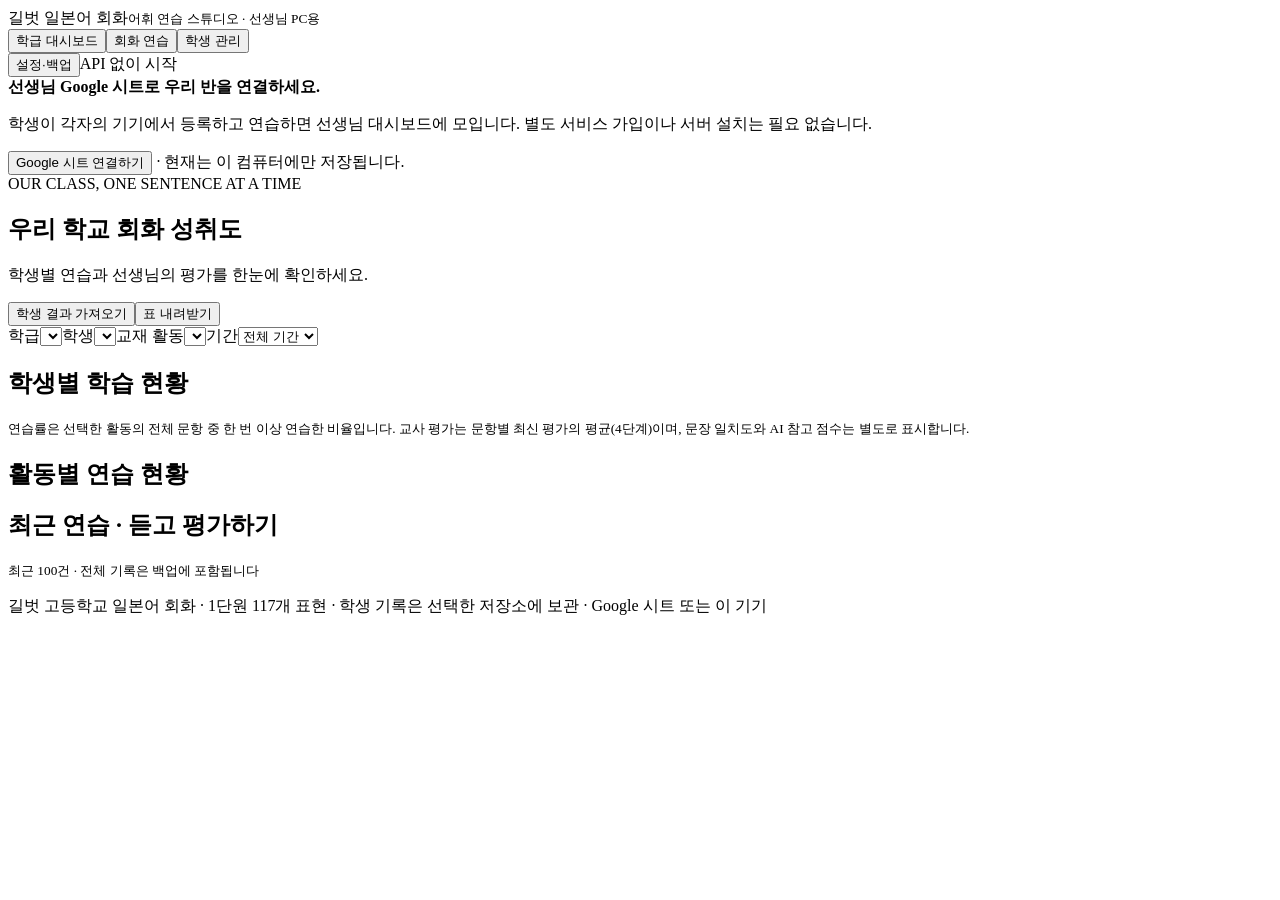
<file: simple/shell.html>
<!doctype html><html lang="ko"><head><meta charset="UTF-8"><meta name="viewport" content="width=device-width,initial-scale=1"><meta name="theme-color" content="#18564a"><title>길벗 일본어 회화 어휘 연습 스튜디오</title><!--STYLE--></head><body>
<header class="top"><div class="brand">길벗 일본어 회화<small>어휘 연습 스튜디오 · 선생님 PC용</small></div><nav aria-label="주 메뉴"><button data-view="dashboard" class="active">학급 대시보드</button><button data-view="practice">회화 연습</button><button data-view="students">학생 관리</button></nav><button id="settingsButton">설정·백업</button><span class="tag">API 없이 시작</span></header>
<main><section class="notice" id="sheetWelcome"><b>선생님 Google 시트로 우리 반을 연결하세요.</b><p>학생이 각자의 기기에서 등록하고 연습하면 선생님 대시보드에 모입니다. 별도 서비스 가입이나 서버 설치는 필요 없습니다.</p><button data-go="settings">Google 시트 연결하기</button> <button id="cloudRefresh" hidden>최신 기록 불러오기</button><span id="cloudStatus"> · 현재는 이 컴퓨터에만 저장됩니다.</span></section><div id="studentBanner" class="studentbanner" hidden></div>
<section id="dashboard" class="view"><div class="heading"><div><div class="eyebrow">OUR CLASS, ONE SENTENCE AT A TIME</div><h1 id="schoolTitle">우리 학교 회화 성취도</h1><p class="muted">학생별 연습과 선생님의 평가를 한눈에 확인하세요.</p></div><div class="actions"><button id="receive">학생 결과 가져오기</button><button id="csv">표 내려받기</button></div></div>
<div id="firstHelp" class="notice" hidden><b>사용할 방식을 선택하세요.</b><br>각자 접속하는 수업은 설정에서 Google 시트를 먼저 연결하세요.<br>이 컴퓨터에서만 사용하는 경우에는 바로 학생을 등록할 수 있습니다. <button data-go="students">학생 등록하기</button></div>
<div class="row"><label>학급<select id="dashClass"></select></label><label>학생<select id="dashStudent"></select></label><label>교재 활동<select id="dashActivity"></select></label><label>기간<select id="dashPeriod"><option value="all">전체 기간</option><option value="7">최근 7일</option><option value="30">최근 30일</option></select></label></div>
<div id="stats" class="stats"></div><section class="card"><h2>학생별 학습 현황</h2><div id="studentTable" class="tablewrap"></div><p class="muted"><small>연습률은 선택한 활동의 전체 문항 중 한 번 이상 연습한 비율입니다. 교사 평가는 문항별 최신 평가의 평균(4단계)이며, 문장 일치도와 AI 참고 점수는 별도로 표시합니다.</small></p></section>
<section class="card"><h2>활동별 연습 현황</h2><div id="activityTable" class="tablewrap"></div></section><section class="card"><div class="heading"><h2>최근 연습 · 듣고 평가하기</h2><small>최근 100건 · 전체 기록은 백업에 포함됩니다</small></div><div id="history" class="tablewrap"></div></section></section>
<section id="practice" class="view" hidden><div class="heading"><div><div class="eyebrow">LISTEN · SPEAK · GROW</div><h1>듣고, 말하고, 한 문장씩.</h1><p class="muted">학생 선택 후 녹음하세요. 저장한 결과는 학급 대시보드에 모입니다.</p></div><button id="studentExport">이 학생의 결과 파일 받기</button></div><section class="card row"><label><span id="practiceStudentLabel">연습할 학생</span><select id="practiceStudent"></select></label><label>교재 활동<select id="activity"></select></label></section>
<div class="grid"><section class="card"><h2>오늘의 표현 <span id="lessonCount" class="pill"></span></h2><div id="lessons" class="lessonlist"></div></section><section class="card speak"><span id="context" class="pill"></span><div id="japanese" class="japanese" lang="ja"></div><div id="reading" class="reading" lang="ja"></div><p id="meaning" class="meaning"></p><div id="nameEditor" hidden><label>일본어로 내 이름<input id="personalName" maxlength="40" value="キム・ジウ"></label><button id="applyName">이름 적용</button></div><div class="actions"><button id="listen">▷ 교재 원음 듣기</button><label class="inline">속도<select id="speed"><option value="1">보통</option><option value=".75">느리게</option></select></label></div><p><small id="tip"></small></p>
<div class="notice" id="autoAiNotice" hidden><b>녹음 후 자동으로 발음 피드백을 받아요.</b><label class="inline"><input id="autoAiConsent" type="checkbox"> 내 녹음과 목표 문장을 Google Gemini로 보내 평가받는 데 동의합니다.</label><small>동의하지 않아도 녹음과 저장은 가능합니다. 결과는 학습용 참고 평가입니다.</small></div><div class="recorder"><div id="timer">00:00</div><p id="recordStatus" role="status">학생을 선택하고 녹음해 주세요.</p><button id="record" class="primary">● 녹음 시작</button><p><small><span id="audioStorageNotice">최대 30초 · 저장할 때 녹음도 이 컴퓨터에 보관합니다.</span></small></p></div>
<p id="recognitionNotice" class="muted" hidden><small>선생님 설정에 따라 녹음 중 음성이 브라우저의 문장 인식 서비스로 전송됩니다.</small></p>
<div id="attemptPanel" hidden><audio id="playback" controls></audio><div id="result" class="feedback"></div><label>스스로 느끼는 자신감<select id="selfRating"><option value="1">다시 연습할래요</option><option value="2" selected>조금 익숙해요</option><option value="3">자신 있게 말해요</option></select></label><div class="actions"><button id="save" class="primary">이 학생의 연습 기록 저장</button><button id="checkAutoResult" hidden>평가 결과 확인</button><button id="aiAttempt">선택 · Gemini 피드백</button></div><p id="attemptApiHelp"><small>AI를 사용하지 않아도 저장할 수 있습니다.</small></p></div></section></div></section>
<section id="students" class="view" hidden><div class="heading"><div><div class="eyebrow">YOUR CLASSROOM</div><h1>우리 반 학생 등록</h1><p class="muted">학교·학급과 명단을 입력하면 준비가 끝납니다.</p></div></div><section class="card"><label>학교 이름<input id="schoolName" maxlength="100" placeholder="예: 길벗고등학교"></label><div class="actions"><button id="saveSchool">학교 이름 저장</button></div></section><section class="card" id="inviteCard" hidden><h2>학생 초대 주소 공유</h2><p>학생이 주소를 열고 번호·이름을 입력하면 이 시트의 명단에 등록됩니다. 이미 등록한 학생은 학급·번호·비밀번호로 다시 들어올 수 있습니다.</p><label>학급 이름<input id="inviteClass" maxlength="60" placeholder="예: 1학년 3반"></label><button id="makeInvite" class="primary">초대 주소 만들기 / 갱신</button><label>학생에게 보낼 주소<textarea id="inviteLink" readonly rows="3"></textarea></label><p>초대 주소는 7일간 유효합니다. 같은 학급 주소를 갱신하면 이전 주소의 신규 등록이 중단됩니다. 기존 학생의 비밀번호는 계속 사용할 수 있습니다.</p></section><section class="card" id="studentDirectoryPanel" hidden><h2>Google 시트에서 학생 명단 보기</h2><p>새 <b>길벗_학생명단</b> 탭에 학생 ID·이름·비밀번호 상태·학급·번호·접속 상태를 열로 정리합니다. 예: 1학년 3반 12번 → <b>10312</b></p><p><a id="studentDirectoryLink" target="_blank" rel="noopener noreferrer" hidden>Google 학생 명단 열기</a></p><p id="studentDirectoryNotice" role="status"></p><small>자동 갱신되는 조회용 표입니다. 비밀번호 원문은 표시하지 않으며, 변경은 이 화면의 비밀번호 재설정을 이용하세요. 기존 JC_ 시트는 기록 보존을 위해 그대로 둡니다.</small></section><section class="card" id="localEnrollment"><h2>이 컴퓨터에서 학생이 직접 등록하기</h2><p>선생님이 아래 버튼을 눌러 이 컴퓨터의 화면을 학생에게 보여 주세요. 학생은 학급·번호·이름을 직접 입력할 수 있습니다.</p><button id="openEnrollment" class="primary">학생 등록 화면 열기</button><p><small>등록 내용은 이 컴퓨터의 명단에 저장됩니다. 다른 기기에 주소만 공유하면 이 명단으로 자동 수집되지는 않습니다.</small></p></section><section class="card" id="localBulk"><h2>선생님이 명단 한 번에 등록하기</h2><label>학급<input id="newClass" maxlength="60" placeholder="예: 1학년 3반"></label><label style="margin-top:15px">한 줄에 번호, 이름 (엑셀에서 두 열을 복사해도 됩니다)<textarea id="roster" rows="5" placeholder="1, 김하나&#10;2, 이다은&#10;3, 박지우"></textarea></label><div class="actions"><button id="addStudents" class="primary">학생 등록</button><button data-go="practice">회화 연습으로</button></div><p id="rosterStatus" role="status"></p></section><section class="card"><h2>등록한 학생</h2><div id="rosterTable" class="tablewrap"></div></section><section class="notice" id="localFiles"><b>연결 없이 학생용 파일로 연습하기</b><br>학생 옆의 ‘학생용 파일’을 전달하면 그 학생의 정보와 교재가 들어 있는 파일이 만들어집니다. 학생이 연습 후 ‘결과 파일 받기’로 제출한 파일을 대시보드에서 가져오세요. 자동 네트워크 수집이나 로그인 기능은 없습니다.</section></section>
<section id="settings" class="view" hidden><div class="heading"><div><div class="eyebrow">SIMPLE BY DEFAULT</div><h1>설정과 안전한 보관</h1><p class="muted">필수 연결 설정은 없습니다. 필요할 때만 이용하세요.</p></div></div>
<section class="card" id="studentSettings" hidden><h2>나의 정보</h2><p id="studentInfo"></p><p id="studentStorageInfo"></p><div class="actions"><button id="myRefresh">내 기록·피드백 새로 불러오기</button><button id="myBackup">내 기록 사본 받기</button><button id="myExit">접속 종료</button></div><p id="myBackupNote" class="muted"></p><h2>녹음이 안 될 때</h2><p>Chrome 또는 Edge에서 마이크 사용을 허용하고, 기기에 마이크가 연결되어 있는지 확인하세요. 녹음은 최대 30초이며, 녹음 후 저장 버튼을 눌러야 기록됩니다.</p><p>문장 인식과 평가 방식은 선생님이 설정합니다. 비밀번호를 잊었다면 선생님께 재설정을 요청하세요. 공용 기기에서는 사용 후 접속 종료를 누르세요.</p></section><section class="card" id="sheetConnect"><h2>Google 시트 연결 · 처음 한 번</h2><p>선생님의 비공개 Google 시트에 학생 계정과 학습 기록, 녹음을 저장합니다. Google의 Apps Script를 연결 통로로 사용합니다.</p><details><summary>처음 연결하는 순서 보기</summary><ol><li>새 Google 시트를 만들고 <b>확장 프로그램 → Apps Script</b>를 여세요.</li><li>아래 ‘연결 코드 파일 받기’를 눌러 받은 파일을 메모장에서 열고, 내용을 Apps Script의 Code.gs에 붙여 넣어 저장하세요.</li><li>위쪽 함수 목록에서 <b>initializeClassroom → 실행</b>을 선택하고 본인 계정으로 권한을 허용하세요. 시트 화면에 표시되는 <b>교사 연결 코드</b>를 복사하세요. 다시 실행해도 기존 자료는 유지됩니다.</li><li><b>배포 → 새 배포 → 웹 앱</b>에서 실행 사용자는 <b>나</b>, 액세스 권한은 <b>모든 사용자</b>로 설정하세요. 배포된 /exec 주소를 아래에 입력하세요.</li><li>연결한 뒤 학생 관리에서 학급 초대 주소를 만드세요. 학생에게는 초대 주소만 전달하세요.</li></ol><p>시트 공유 설정은 비공개로 유지하세요. 교사 코드는 비밀번호와 같으므로 학생에게 전달하지 마세요. 학교 계정에서 ‘모든 사용자’ 배포를 허용하지 않으면 학교 관리자에게 문의해야 합니다.</p><p>이전 버전 표는 유지하고 JC_로 시작하는 새 표를 만듭니다. 시트당 학생 500명·연습 5,000건, 학생당 하루 50건까지 저장합니다. Google 사용량 한도가 먼저 적용될 수도 있습니다.</p><button id="getSheetScript">연결 코드 파일 받기</button></details><details><summary>기존 Google 연결 업데이트 (자동 음성 평가 포함)</summary><p>위에서 최신 연결 코드 파일을 받아 기존 Apps Script의 Code.gs 내용을 교체하고 저장하세요. 배포 → 배포 관리 → 수정(연필) → 새 버전 → 배포를 선택하세요. 기존 배포 주소와 교사 코드를 그대로 사용합니다. 학생 명단과 학습 기록은 유지됩니다. 프로그램에서 다시 연결하거나 최신 기록을 불러오면 새 ‘길벗_학생명단’ 탭이 자동 생성됩니다.</p><p>기존 학생은 초대 주소의 ‘비밀번호 처음 설정 / 재설정’에서 예전 개인 접속 코드로 비밀번호를 한 번 설정합니다. 코드를 잊었다면 학생 관리에서 비밀번호 재설정을 눌러 주세요. 재설정 코드는 24시간 유효하며 한 번만 사용할 수 있습니다.</p></details><label>Google 연결 주소<input id="sheetEndpoint" type="url" placeholder="https://script.google.com/macros/s/…/exec"></label><label>교사 연결 코드<input id="sheetTeacherCode" type="password" autocomplete="off" placeholder="초기 설정 때 시트에 표시된 코드"></label><div class="actions"><button id="sheetLogin" class="primary">내 Google 시트 연결</button><button id="sheetLogout" hidden>연결 종료</button></div><p id="sheetStatus" role="status">연결하지 않아도 이 컴퓨터에서 사용할 수 있습니다. 다른 기기의 기록을 모으려면 연결하세요.</p><small>교사 코드는 이 창의 메모리에서만 사용합니다. 다음 실행 시 다시 입력하세요. 학생 기록은 GitHub에 저장하지 않습니다.</small></section><section class="card"><h2>내 컴퓨터에서 실행하기</h2><p>교재와 원음이 들어 있는 HTML 파일 하나를 받습니다. 파일을 Chrome 또는 Edge로 열면 서버 설치 없이 사용할 수 있습니다.</p><button id="downloadApp" class="primary">PC용 실행 파일 받기 (.html)</button><p><small>현재 명단·기록도 포함합니다. 학생에게는 학생 관리의 ‘학생용 파일’을 전달하세요. 인터넷 없이 원음 듣기·녹음·교사 평가·대시보드를 이용할 수 있습니다. Google 시트 연결·자동 문장 인식·Gemini는 인터넷을 사용합니다. 시트 연결 중 받는 실행 파일은 학생 정보가 없는 새 선생님용 파일입니다.</small></p><p id="downloadStatus" role="status"></p></section>
<section class="card"><h2>학급 기록 백업</h2><p>기록과 녹음은 현재 브라우저의 저장 공간에 보관됩니다. 다른 컴퓨터·브라우저로 옮기거나 브라우저 데이터를 지우기 전에 백업하세요. 파일 이름과 위치를 유지해 사용하는 것이 좋습니다.</p><div class="actions"><button id="backup">전체 백업 파일 받기</button><button id="restore">백업에서 복원</button></div><p><small>백업에는 학생 명단과 녹음이 들어 있으므로 선생님이 보관하세요. Google 시트 연결 중에는 학급 기록을 시트에 저장합니다. 시트의 녹음은 화면에서 열 때 불러오므로 아래 백업 파일에는 아직 불러오지 않은 녹음이 포함되지 않습니다. 시트 전체 보관은 Google 시트의 사본 만들기를 이용하세요. 학생 기록을 GitHub에 보내지 않습니다. 이전 버전의 Google 시트 기록은 자동 이전되지 않습니다.</small></p></section>
<section class="card" id="recognitionSettings"><h2>학생 연습 · 자동 문장 인식</h2><label class="inline"><input id="recognize" type="checkbox"> 녹음할 때 일본어 문장을 자동으로 인식하기</label><p class="muted">선생님이 켜면 학생은 별도로 선택하지 않아도 녹음할 때 문장 인식이 함께 실행됩니다. 끄면 녹음과 교사 평가만 사용합니다.</p><p><small>개인 API 키는 필요하지 않지만 인터넷과 지원 브라우저가 필요합니다. 음성이 브라우저 제공업체에 전송될 수 있습니다. 문장 일치도는 발음·억양 정확도가 아니며 한자·가나 표기에 영향을 받습니다. 인식 실패 시 미평가로 남기고 녹음은 저장할 수 있습니다.</small></p><p id="recognitionSettingStatus" role="status"></p><p><small>Google 시트 연결 중에는 설정이 시트에 저장되어 학생이 다음 녹음을 시작할 때 적용됩니다. 연결하지 않으면 설정은 이 컴퓨터에 저장되고 새로 만드는 학생용 파일에도 포함됩니다. 이미 전달한 학생용 파일에 변경하려면 파일을 새로 만들어 전달하세요.</small></p></section><section class="card" id="autoAiSettings" hidden><h2>학생 녹음 · 자동 음성 평가</h2><p>Google 시트에 연결한 학생이 녹음을 마치면 자동으로 평가하고 피드백을 표시합니다. 결과는 학생이 저장할 때 학습 기록에 함께 남습니다.</p><label>선생님의 Gemini API 키<input id="autoAiKey" type="password" autocomplete="off" placeholder="학생에게 공유하지 마세요"></label><label>음성 평가 모델<input id="autoAiModel" value="gemini-3.8-flash" maxlength="100"></label><label>이 시트의 하루 평가 한도<input id="autoAiLimit" type="number" min="1" max="500" value="100"></label><label class="inline"><input id="autoAiCostConsent" type="checkbox"> 학생 음성과 목표 문장이 Google로 전송되며, 제 API 계정에 사용료가 발생할 수 있음을 확인했습니다.</label><div class="actions"><button id="enableAutoAi" class="primary">키 저장하고 자동 평가 켜기</button><button id="disableAutoAi">자동 평가 끄고 키 삭제</button></div><p id="autoAiStatus" role="status"></p><small>키는 선생님 Apps Script의 설정에만 보관하며 학생에게 전달하지 않습니다. 학생별 하루 15회, 시트별 설정한 횟수까지 요청합니다. 실패한 요청도 한도에 포함합니다. 실제 API 사용량 한도가 먼저 적용될 수 있습니다.</small></section><section class="card" id="apiSettings"><h2>선택 · Gemini로 음성을 듣고 피드백 받기</h2><p>기본 기능에는 필요하지 않습니다. 더 자세한 음성 피드백을 원할 때 선생님의 키만 입력하세요. 별도의 Google 시트나 Apps Script는 필요하지 않습니다.</p><label>Gemini API 키<input id="apiKey" type="password" autocomplete="off" placeholder="이 창을 닫으면 지워집니다"></label><details><summary>모델 설정</summary><label>음성 입력을 지원하는 모델 ID<input id="apiModel" value="gemini-3.8-flash" maxlength="100"></label></details><div class="actions"><button id="connectApi">이번 실행에서 사용</button><button id="disconnectApi">키 지우기</button></div><p id="apiStatus" role="status">API 연결 없이 사용 중</p><p><small>키는 이 창의 메모리에만 두며 파일·백업에 넣지 않습니다. AI 버튼을 누를 때 녹음과 목표 문장만 Google로 보내고, 학생 이름·학급은 보내지 않습니다. 문장에 직접 말한 이름은 음성에 포함됩니다. 사용료는 선생님 API 계정에 발생할 수 있습니다. AI 점수는 학습용 참고이며 공식 성적이 아닙니다.</small></p></section>
<section class="notice"><b>처음 사용하는 순서</b><br>① 학생 관리에서 명단 등록<br>② 회화 연습에서 학생과 활동 선택 → 듣기 → 녹음 → 저장<br>③ 학급 대시보드에서 녹음을 듣고 4단계 평가<br>④ 수업 후 전체 백업 파일 보관<br><br>API 없이 제공하는 자동 값은 문장 일치도입니다. 정밀한 음소·억양 자동 채점 기능은 아닙니다. 교사 평가와 AI 참고 점수를 서로 구분해 표시합니다.</section></section>
<p class="footer">길벗 고등학교 일본어 회화 · 1단원 117개 표현 · 학생 기록은 선택한 저장소에 보관 · Google 시트 또는 이 기기</p></main>
<dialog id="sheetStudentDialog"><h2>우리 반 회화 연습</h2><p>학급·번호·비밀번호로 내 학습을 이어 가세요.</p><label>학급<input id="loginClass" maxlength="60" autocomplete="off" placeholder="예: 1학년 3반"></label><label>번호<input id="loginNumber" inputmode="numeric" maxlength="4" autocomplete="username"></label><label>비밀번호<input id="loginPassword" type="password" minlength="8" maxlength="128" autocomplete="current-password"></label><button id="studentLogin" class="primary">내 학습 시작</button><label class="inline"><input id="rememberStudent" type="checkbox"> 이 기기에서 로그인 기억하기 (30일)</label><p><small>내 기기에서만 선택하세요. 공용 컴퓨터에서는 선택하지 말고 사용 후 접속을 종료하세요. 다른 기기에서 로그인하면 이전 기기의 자동 접속이 해제됩니다.</small></p>
<details><summary>처음 왔어요 · 학생 등록</summary><p>초대받은 학급에 등록됩니다. 비밀번호는 8자 이상으로 정하세요.</p><label>번호<input id="joinNumber" inputmode="numeric" maxlength="4"></label><label>이름<input id="joinName" maxlength="60" autocomplete="off"></label><label>새 비밀번호<input id="joinPassword" type="password" minlength="8" maxlength="128" autocomplete="new-password"></label><label>새 비밀번호 확인<input id="joinPasswordConfirm" type="password" minlength="8" maxlength="128" autocomplete="new-password"></label><p><small>등록 정보와 저장한 학습 결과·녹음은 선생님의 Google 시트에 전달됩니다.</small></p><label class="inline"><input id="joinConsent" type="checkbox"> 위 내용을 확인했으며 이 학급의 학생입니다.</label><button id="joinClass" class="primary">등록하고 시작</button></details>
<details><summary>비밀번호 처음 설정 / 재설정</summary><p>기존 학생은 예전 개인 접속 코드로 한 번만 비밀번호를 설정하세요. 코드를 잊었거나 비밀번호 재설정이 필요하면 선생님께 재설정 코드를 받으세요.</p><label>학급<input id="resetClass" maxlength="60"></label><label>번호<input id="resetNumber" inputmode="numeric" maxlength="4"></label><label>예전 접속 코드 또는 선생님이 준 재설정 코드<input id="resetCode" type="password" autocomplete="off" maxlength="100"></label><label>새 비밀번호<input id="resetPassword" type="password" minlength="8" maxlength="128" autocomplete="new-password"></label><label>새 비밀번호 확인<input id="resetPasswordConfirm" type="password" minlength="8" maxlength="128" autocomplete="new-password"></label><button id="setStudentPassword">비밀번호 설정하고 시작</button></details><p id="joinStatus" role="status" aria-live="polite"></p></dialog>
<dialog id="sheetCodeDialog"><h2>비밀번호 재설정 코드</h2><p>이 코드를 해당 학생에게만 전달하세요. 학생은 초대 주소의 ‘비밀번호 처음 설정 / 재설정’에서 새 비밀번호를 정할 수 있습니다. 24시간 안에 한 번만 사용할 수 있습니다.</p><textarea id="issuedCode" readonly rows="3"></textarea><button id="closeCode">확인</button></dialog>
<dialog id="enrollDialog" aria-labelledby="enrollTitle"><div class="eyebrow">WELCOME TO OUR CLASS</div><h2 id="enrollTitle">학생 직접 등록</h2><p id="enrollSchool" class="muted"></p><p>학급과 번호, 이름을 입력해 주세요.<br>다른 학생의 명단은 이 화면에 표시하지 않습니다.</p><form id="enrollForm"><div class="rubric"><label for="enrollClass">학급<input id="enrollClass" list="enrollClasses" maxlength="60" placeholder="예: 1학년 3반" required autocomplete="off"></label><datalist id="enrollClasses"></datalist><label for="enrollNumber">번호<input id="enrollNumber" inputmode="numeric" maxlength="4" placeholder="예: 12" required autocomplete="off"></label><label for="enrollName">이름<input id="enrollName" maxlength="60" placeholder="본인의 이름" required autocomplete="off"></label></div><p><small>입력한 정보와 이후 저장하는 연습 기록은 이 컴퓨터에서 선생님이 관리합니다.</small></p><div class="actions"><button type="submit" id="enrollPractice" class="primary" value="practice">등록하고 연습 시작</button><button type="submit" id="enrollOnly" value="only">등록만 하기</button></div></form><p id="enrollStatus" role="status" aria-live="polite"></p><div class="actions"><button id="nextEnrollment" hidden>다음 학생 등록</button><button id="closeEnrollment">교사 화면으로 돌아가기</button></div></dialog><dialog id="reviewDialog"><h2 id="reviewTitle">녹음 듣고 평가</h2><p id="reviewText" lang="ja"></p><audio id="reviewAudio" controls></audio><p id="reviewSummary" class="muted"></p><div id="rubricForm" class="rubric"><label>발음의 명료성<select id="clarity"></select></label><label>문장 흐름·유창성<select id="fluency"></select></label><label>의미 전달<select id="communication"></select></label><label>선생님 피드백<textarea id="teacherNote" rows="3" maxlength="1000"></textarea></label><div class="actions"><button id="saveAssessment" class="primary">교사 평가 저장</button><button id="aiReview">선택 · Gemini 피드백</button></div></div><p id="reviewAi" class="notice" hidden></p><div class="actions"><button id="closeReview">닫기</button></div></dialog>
<dialog id="importDialog"><h2 id="importTitle">기록 확인</h2><p id="importInfo"></p><div class="actions"><button id="confirmImport" class="primary">확인하고 가져오기</button><button id="cancelImport">취소</button></div></dialog><input id="fileInput" type="file" accept=".json,application/json" hidden><div id="toast" role="status" hidden></div><!--DATA--><!--CORE--><!--APP--></body></html>
</file>
<file: simple/style.css>
:root{font-family:'Malgun Gothic',system-ui,sans-serif;color:#173e39;background:#f4f6f1;font-synthesis:none}*{box-sizing:border-box}body{margin:0}button,input,select,textarea{font:inherit}button,a,input,select,textarea{outline-offset:4px}button{cursor:pointer;border:1px solid #cbd9d2;background:white;color:#174d43;border-radius:10px;padding:11px 17px;font-weight:700}button:hover{background:#edf3ee}button:disabled{opacity:.5;cursor:not-allowed}.primary{background:#18564a;color:white;border-color:#18564a}.primary:hover{background:#103f37}.danger{color:#a52b30}input,select,textarea{padding:11px;border:1px solid #cbd9d2;border-radius:9px;background:white;color:#243b35;max-width:100%}label{display:flex;gap:7px;flex-direction:column;font-size:13px;font-weight:600}label.inline{flex-direction:row;align-items:center}small,.muted{color:#657970;line-height:1.7}.top{background:#fff;border-bottom:1px solid #dce4dd;padding:18px 4%;display:flex;align-items:center;gap:22px;flex-wrap:wrap}.brand{font-size:17px;font-weight:800;line-height:1.6;max-width:240px}.brand small{display:block;font-size:12px}.top nav{display:flex;gap:6px;flex:1}.top nav button{border:0;background:transparent}.top nav .active{background:#e5f0e8}.tag{font-size:12px;background:#e8efe7;color:#285d4e;padding:7px 10px;border-radius:20px}main{max-width:1240px;margin:auto;padding:32px 32px 80px}h1{font-size:30px;letter-spacing:-1px;margin:4px 0 12px}h2{font-size:19px;margin:0 0 16px}h3{font-size:16px}p{line-height:1.7}.heading{display:flex;justify-content:space-between;gap:15px;align-items:center;flex-wrap:wrap;margin-bottom:24px}.eyebrow{font-size:12px;letter-spacing:2px;color:#53846e;font-weight:bold}.card{background:white;border:1px solid #dce5dd;border-radius:16px;padding:24px;margin-bottom:20px}.row{display:flex;gap:12px;align-items:end;flex-wrap:wrap}.row>label{flex:1;min-width:120px}.actions{display:flex;gap:8px;flex-wrap:wrap;align-items:center;margin-top:16px}.stats{display:grid;grid-template-columns:repeat(4,1fr);gap:15px;margin:20px 0}.stat{background:white;border:1px solid #dce5dd;padding:20px;border-radius:14px}.stat strong{display:block;font-size:30px;margin:8px 0}.stat span{font-size:12px;color:#64796c}.grid{display:grid;grid-template-columns:320px 1fr;gap:22px}.lessonlist{max-height:560px;overflow:auto;margin-top:15px}.lesson{display:block;text-align:left;width:100%;margin:7px 0;font-weight:400;padding:13px}.lesson.selected{border-color:#39816b;background:#eef6ee}.lesson small{display:block;font-size:12px;margin-top:5px}.speak{text-align:center}.japanese{font-size:clamp(24px,3vw,36px);line-height:1.8;margin:28px 0 12px;font-weight:700}.reading{font-size:15px;color:#7a847b}.meaning{font-size:17px}.speak .actions{justify-content:center}.recorder{border-top:1px solid #e0e6df;margin-top:28px;padding-top:24px}.recording{background:#9b3138!important;border-color:#9b3138!important}#timer{font-size:28px;font-variant-numeric:tabular-nums}.feedback{text-align:left;padding:16px;background:#eff5ed;border-radius:12px;margin-top:16px}.feedback strong{font-size:20px}.empty{text-align:center;padding:36px;color:#6b7c70}.notice{background:#edf3e8;padding:16px 20px;border-radius:12px;line-height:1.8;font-size:13px}.tablewrap{overflow:auto}table{width:100%;border-collapse:collapse;font-size:13px}th,td{text-align:left;padding:14px 10px;border-bottom:1px solid #e3e9e2;white-space:nowrap}td.wrap{white-space:normal;min-width:160px}th{color:#64786e;font-weight:600}td button{padding:6px 10px;font-size:12px}.bar{height:7px;background:#e7ede5;width:100px;border-radius:5px;margin-top:6px}.bar i{display:block;background:#619779;height:100%;border-radius:5px}textarea{width:100%;resize:vertical}details{margin-top:18px}summary{cursor:pointer;font-weight:700;padding:9px 0}.footer{font-size:12px;text-align:center;color:#7c887f;margin-top:30px}#toast{position:fixed;bottom:25px;left:50%;transform:translateX(-50%);background:#173e36;color:white;z-index:20;padding:14px 24px;border-radius:12px;max-width:90%;box-shadow:0 6px 20px #0002}dialog{border:1px solid #cbd8cd;border-radius:18px;padding:28px;max-width:650px;width:90%;max-height:90vh;overflow:auto}dialog::backdrop{background:#17352f66}dialog audio,audio{max-width:100%;width:100%;margin:14px 0}.rubric{display:grid;gap:16px}.pill{background:#e9f1e5;color:#3f7157;border-radius:10px;padding:4px 9px;font-size:12px}.studentbanner{background:#e6f0e4;padding:15px;margin-bottom:20px;border-radius:12px}a{color:#245c4e}button:focus-visible{box-shadow:0 0 0 3px #99c5a9}[hidden]{display:none!important}@media(max-width:850px){.grid{grid-template-columns:1fr}.stats{grid-template-columns:repeat(2,1fr)}.lessonlist{max-height:220px}.top{padding:16px}.top nav{order:3;width:100%;flex-basis:100%}main{padding:24px 16px}.card{padding:19px}.japanese{font-size:26px}}@media print{.top,.actions,button,.footer{display:none!important}main{padding:0}.card{break-inside:avoid}body{background:white}}

#enrollDialog::backdrop{background:#f4f6f1}#enrollDialog{box-shadow:0 18px 70px #173e3914}

#sheetStudentDialog::backdrop{background:#f4f6f1}#sheetStudentDialog label{margin:12px 0}#sheetStudentDialog{box-shadow:0 18px 70px #173e3914}
</file>
